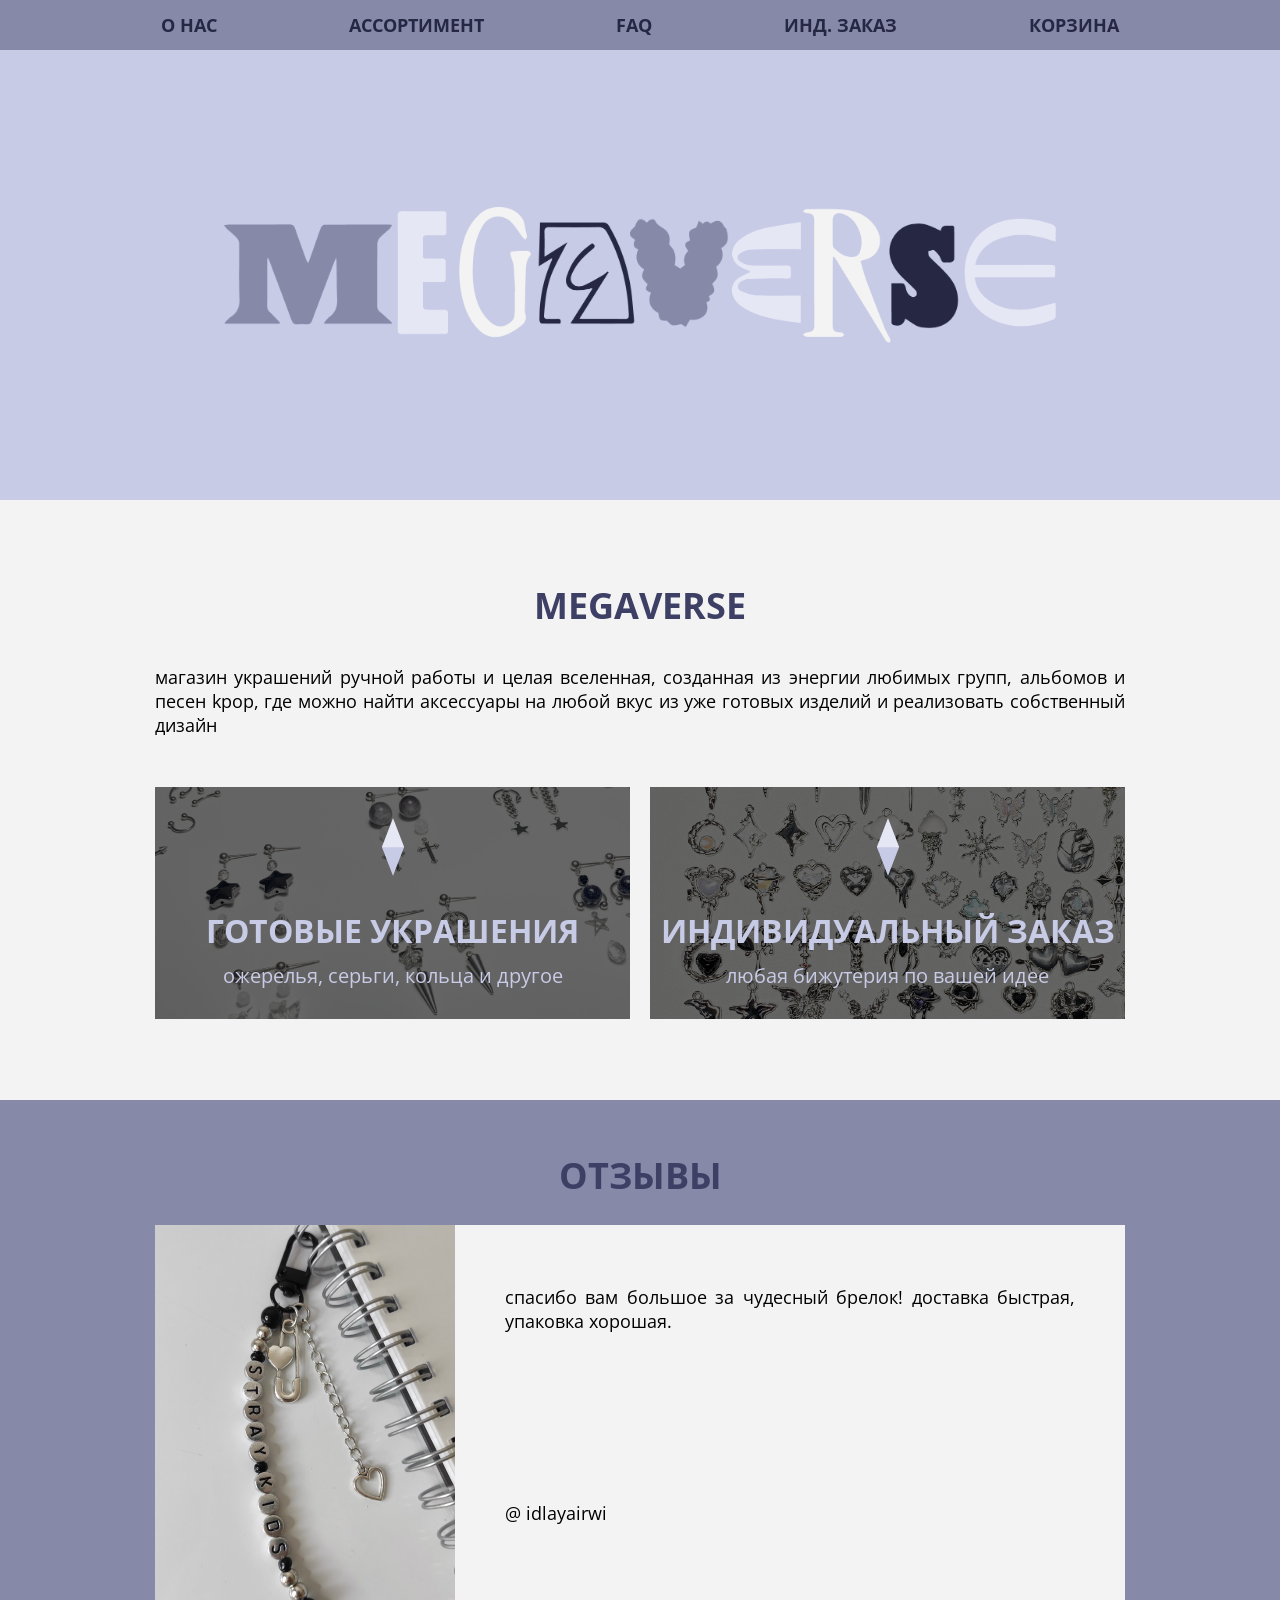
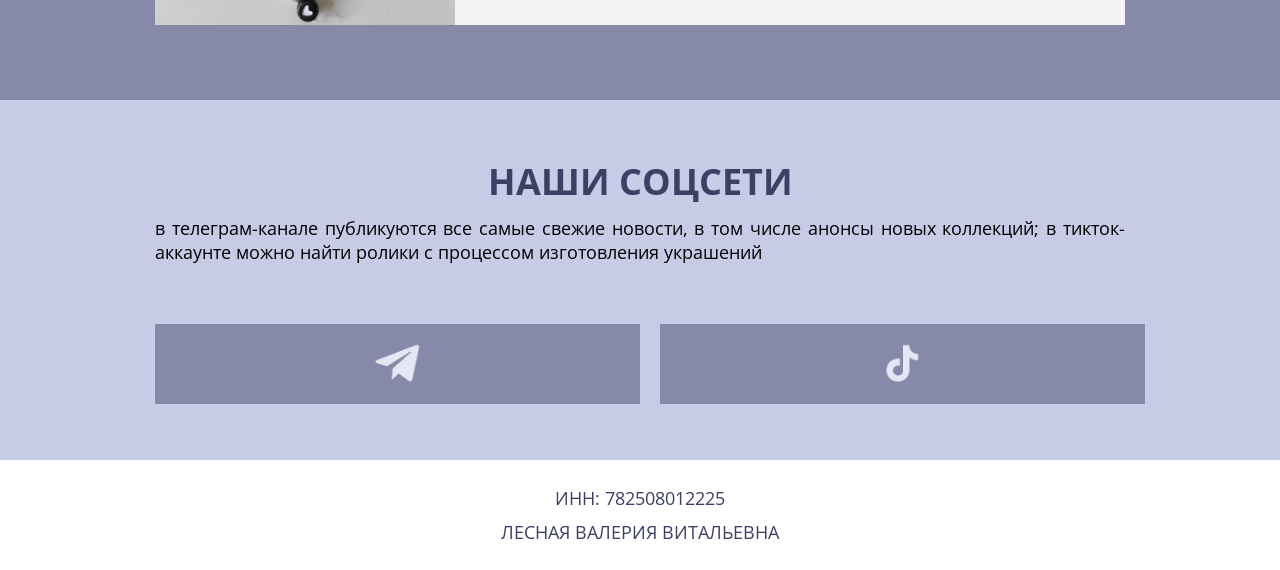
<file: index.html>
<!DOCTYPE html>
<html lang="ru">
<head>
    <meta charset="UTF-8">
    <title>MEGAVERSE shop</title>
    <link rel="stylesheet" href="megaverse_style.css">
</head>
<body>
    <header>
        <nav class="nav">
        <a href="#">О НАС</a>
        <a href="page2.html">АССОРТИМЕНТ</a>
        <a href="page3.html">FAQ</a>
        <a href="#">ИНД. ЗАКАЗ</a>
        <a href="#">КОРЗИНА</a>
      </nav>
    </header>
    <main>
      <div class="flex-container-logo">
      <img src="content/logo.png" alt="MEGAVERSE" width="65%">
      </div>

      <section class="flex-container-section1" style="background-color: #F3F3F3">
      <a>MEGAVERSE</a>
      <p>
      магазин украшений ручной работы и целая вселенная, созданная из энергии любимых групп, альбомов и песен kpop, где можно найти аксессуары на любой вкус из уже готовых изделий и реализовать собственный дизайн 
      </p>
      <div class="socials-row">
      <div class="card">
      <img class="main-img" src="content/1.png" alt="ССЫЛКА АССОРТИМЕНТ">
      <div class="overlay">
        <div class="icon"><img src="content/icon.png" alt="ИКОНКА"></div>
        <div class="title">ГОТОВЫЕ УКРАШЕНИЯ</div>
        <div class="text">ожерелья, серьги, кольца и другое</div>
      </div>
      </div>
      <div class="card">
      <img class ="main-img" src="content/2.png" alt="ССЫЛКА ИНДИВИДУАЛЬНЫЙ ЗАКАЗ">
      <div class="overlay">
        <div class="icon"><img src="content/icon.png" alt="ИКОНКА"></div>
        <div class="title">ИНДИВИДУАЛЬНЫЙ ЗАКАЗ</div>
        <div class="text">любая бижутерия по вашей идее</div>
      </div>
      </div>
      </div>
      </section>

     <section class="flex-container-section1" style="background-color: #8789A9;">
      <a>ОТЗЫВЫ</a>
      <div class="review-card">
      <div class="review-image">
      <img src="content/review.png" id="review-img" alt="ФОТО ОТЗЫВА" />
      </div>
      <div class="review-content"><p id="review-container">спасибо вам большое за чудесный брелок! доставка быстрая, упаковка хорошая.</p>
      <p class="review-user" id="review-user">@ idlayairwi</p>
      </div>
      </div>
    </section>

      <section class="flex-container-section2" style="background-color: #C8CBE6">
      <a>НАШИ СОЦСЕТИ</a>
      <p>
      в телеграм-канале публикуются все самые свежие новости, в том числе анонсы новых коллекций; в тикток-аккаунте можно найти ролики с процессом изготовления украшений
      </p>
      <div class="socials-row">
      <a href="https://web.telegram.org/" class="social-button">
      <img src="content/tg.png" alt="ССЫЛКА ТЕЛЕГРАМ" width="10%"></a>
      <a href="https://www.tiktok.com/" class="social-button">
      <img src="content/tt.png" alt="ССЫЛКА ТИКТОК" width="10%"></a>
      </div>
      </section>

    </main>
    <footer>
        <p>ИНН: 782508012225</p>
        <p>ЛЕСНАЯ ВАЛЕРИЯ ВИТАЛЬЕВНА</p>
    </footer>
<script src="script.js"></script>
</body>
</html>
</file>
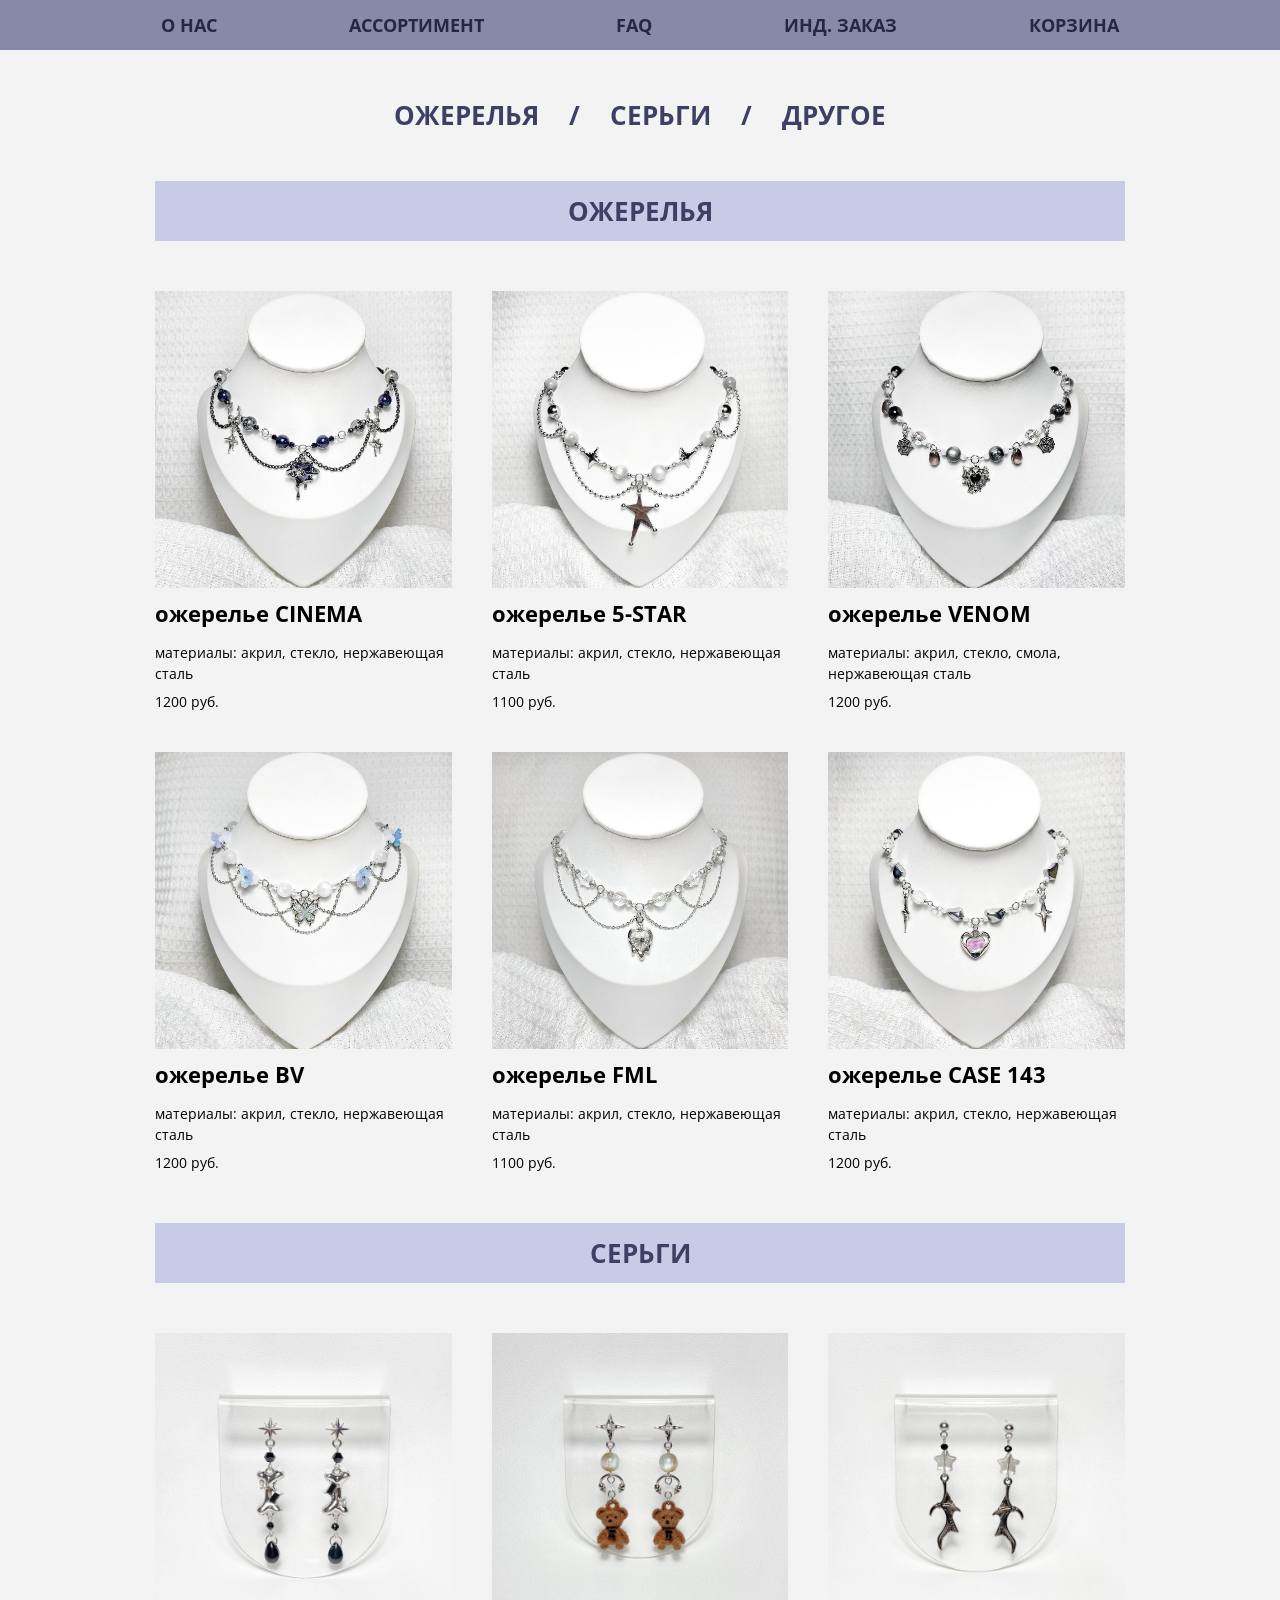
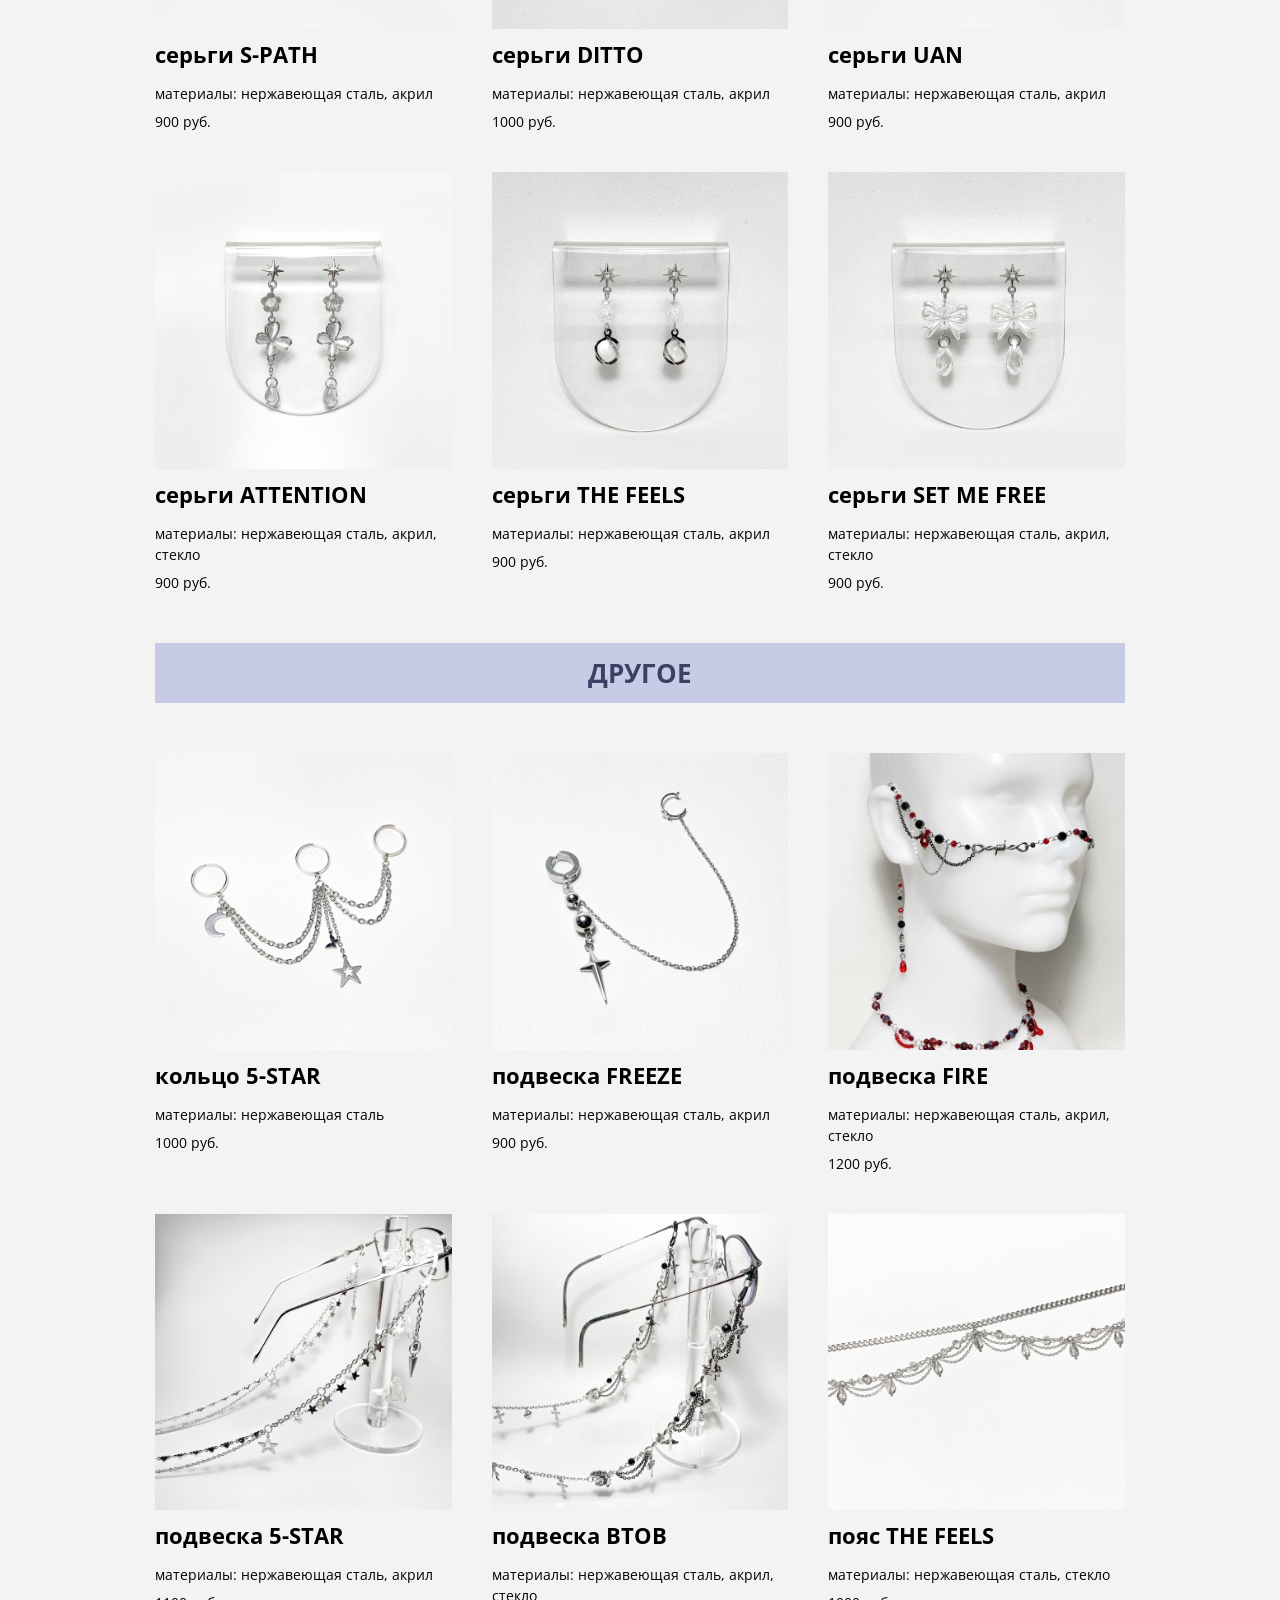
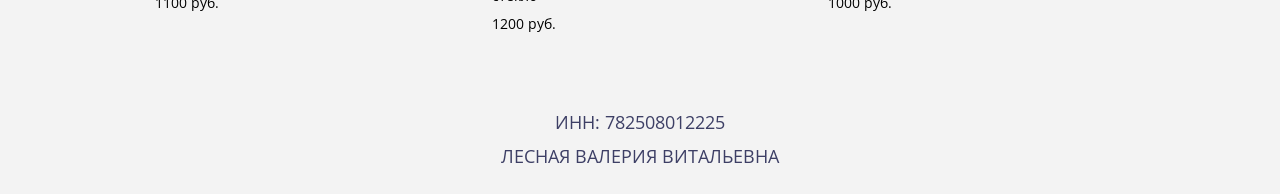
<file: page2.html>
<!DOCTYPE html>
<html lang="ru">
<head>
    <meta charset="UTF-8" />
    <title>АССОРТИМЕНТ</title>
    <link href="megaverse_style2.css" rel="stylesheet" />
</head>
<body>
    <header>
        <nav class="nav">
        <a href="index.html">О НАС</a>
        <a href="#">АССОРТИМЕНТ</a>
        <a href="page3.html">FAQ</a>
        <a href="#">ИНД. ЗАКАЗ</a>
        <a href="#">КОРЗИНА</a>
      </nav>
    </header>

    <main class="content">
    <div class="main-title-row">
        <a class="main-title" href="#cat1">ОЖЕРЕЛЬЯ</a>
        <a class="main-title">/</a>
        <a class="main-title" href="#cat2">СЕРЬГИ</a>
        <a class="main-title">/</a>
        <a class="main-title" href="#cat3">ДРУГОЕ</a>
    </div>

      <section class="category">
        <h2 class="category-title" id="cat1">ОЖЕРЕЛЬЯ</h2>

        <div class="products-grid">
          <article class="card">
            <img src="content/1(2).png" alt="Ожерелье CINEMA" />
            <a>ожерелье CINEMA</a>
            <p>материалы: акрил, стекло, нержавеющая сталь</p>
            <span>1200 руб.</span>
          </article>

          <article class="card">
            <img src="content/2(2).PNG" alt="Ожерелье 5-STAR" />
            <a>ожерелье 5-STAR</a>
            <p>материалы: акрил, стекло, нержавеющая сталь</p>
            <span>1100 руб.</span>
          </article>

          <article class="card">
            <img src="content/3.PNG" alt="Ожерелье VENOM" />
            <a>ожерелье VENOM</a>
            <p>материалы: акрил, стекло, смола, нержавеющая сталь</p>
            <span>1200 руб.</span>
          </article>

          <article class="card">
            <img src="content/4.PNG" alt="Ожерелье BV" />
            <a>ожерелье BV</a>
            <p>материалы: акрил, стекло, нержавеющая сталь</p>
            <span>1200 руб.</span>
          </article>

          <article class="card">
            <img src="content/5.PNG" alt="Ожерелье FML" />
            <a>ожерелье FML</a>
            <p>материалы: акрил, стекло, нержавеющая сталь</p>
            <span>1100 руб.</span>
          </article>

          <article class="card">
            <img src="content/6.PNG" alt="Ожерелье CASE 143" />
            <a>ожерелье CASE 143</a>
            <p>материалы: акрил, стекло, нержавеющая сталь</p>
            <span>1200 руб.</span>
          </article>
        </div>
      </section>

      <section class="category">
        <h2 class="category-title" id="cat2">СЕРЬГИ</h2>

        <div class="products-grid">
          <article class="card">
            <img src="content/10.jpg" alt="Серьги S-PATH" />
            <a>серьги S-PATH</a>
            <p>материалы: нержавеющая сталь, акрил</p>
            <span>900 руб.</span>
          </article>

          <article class="card">
            <img src="content/7.jpg" alt="Серьги DITTO" />
            <a>серьги DITTO</a>
            <p>материалы: нержавеющая сталь, акрил</p>
            <span>1000 руб.</span>
          </article>

          <article class="card">
            <img src="content/8.jpg" alt="Серьги UAN" />
            <a>серьги UAN</a>
            <p>материалы: нержавеющая сталь, акрил</p>
            <span>900 руб.</span>
          </article>

          <article class="card">
            <img src="content/9.jpg" alt="Серьги ATTENTION" />
            <a>серьги ATTENTION</a>
            <p>материалы: нержавеющая сталь, акрил, стекло</p>
            <span>900 руб.</span>
          </article>

          <article class="card">
            <img src="content/13.jpg" alt="Серьги THE FEELS" />
            <a>серьги THE FEELS</a>
            <p>материалы: нержавеющая сталь, акрил</p>
            <span>900 руб.</span>
          </article>

          <article class="card">
            <img src="content/12.jpg" alt="Серьги SET ME FREE" />
            <a>серьги SET ME FREE</a>
            <p>материалы: нержавеющая сталь, акрил, стекло</p>
            <span>900 руб.</span>
          </article>
        </div>
      </section>

      <section class="category">
        <h2 class="category-title" id="cat3">ДРУГОЕ</h2>

        <div class="products-grid">
          <article class="card">
            <img src="content/15.jpg" alt="кольцо 5-STAR" />
            <a>кольцо 5-STAR</a>
            <p>материалы: нержавеющая сталь</p>
            <span>1000 руб.</span>
          </article>

          <article class="card">
            <img src="content/14.jpg" alt="подвеска FREEZE" />
            <a>подвеска FREEZE</a>
            <p>материалы: нержавеющая сталь, акрил</p>
            <span>900 руб.</span>
          </article>

          <article class="card">
            <img src="content/16.jpg" alt="подвеска FIRE" />
            <a>подвеска FIRE</a>
            <p>материалы: нержавеющая сталь, акрил, стекло</p>
            <span>1200 руб.</span>
          </article>

          <article class="card">
            <img src="content/19.jpg" alt="подвеска 5-STAR" />
            <a>подвеска 5-STAR</a>
            <p>материалы: нержавеющая сталь, акрил</p>
            <span>1100 руб.</span>
          </article>

           <article class="card">
            <img src="content/17.jpg" alt="подвеска BTOB" />
            <a>подвеска BTOB</a>
            <p>материалы: нержавеющая сталь, акрил, стекло</p>
            <span>1200 руб.</span>
          </article>

            <article class="card">
            <img src="content/18.jpg" alt="пояс THE FEELS" />
            <a>пояс THE FEELS</a>
            <p>материалы: нержавеющая сталь, стекло</p>
            <span>1000 руб.</span>
          </article>
        </div>
      </section>

    </main>
   <footer>
        <p>ИНН: 782508012225</p>
        <p>ЛЕСНАЯ ВАЛЕРИЯ ВИТАЛЬЕВНА</p>
    </footer>
</body>
</html>
</file>
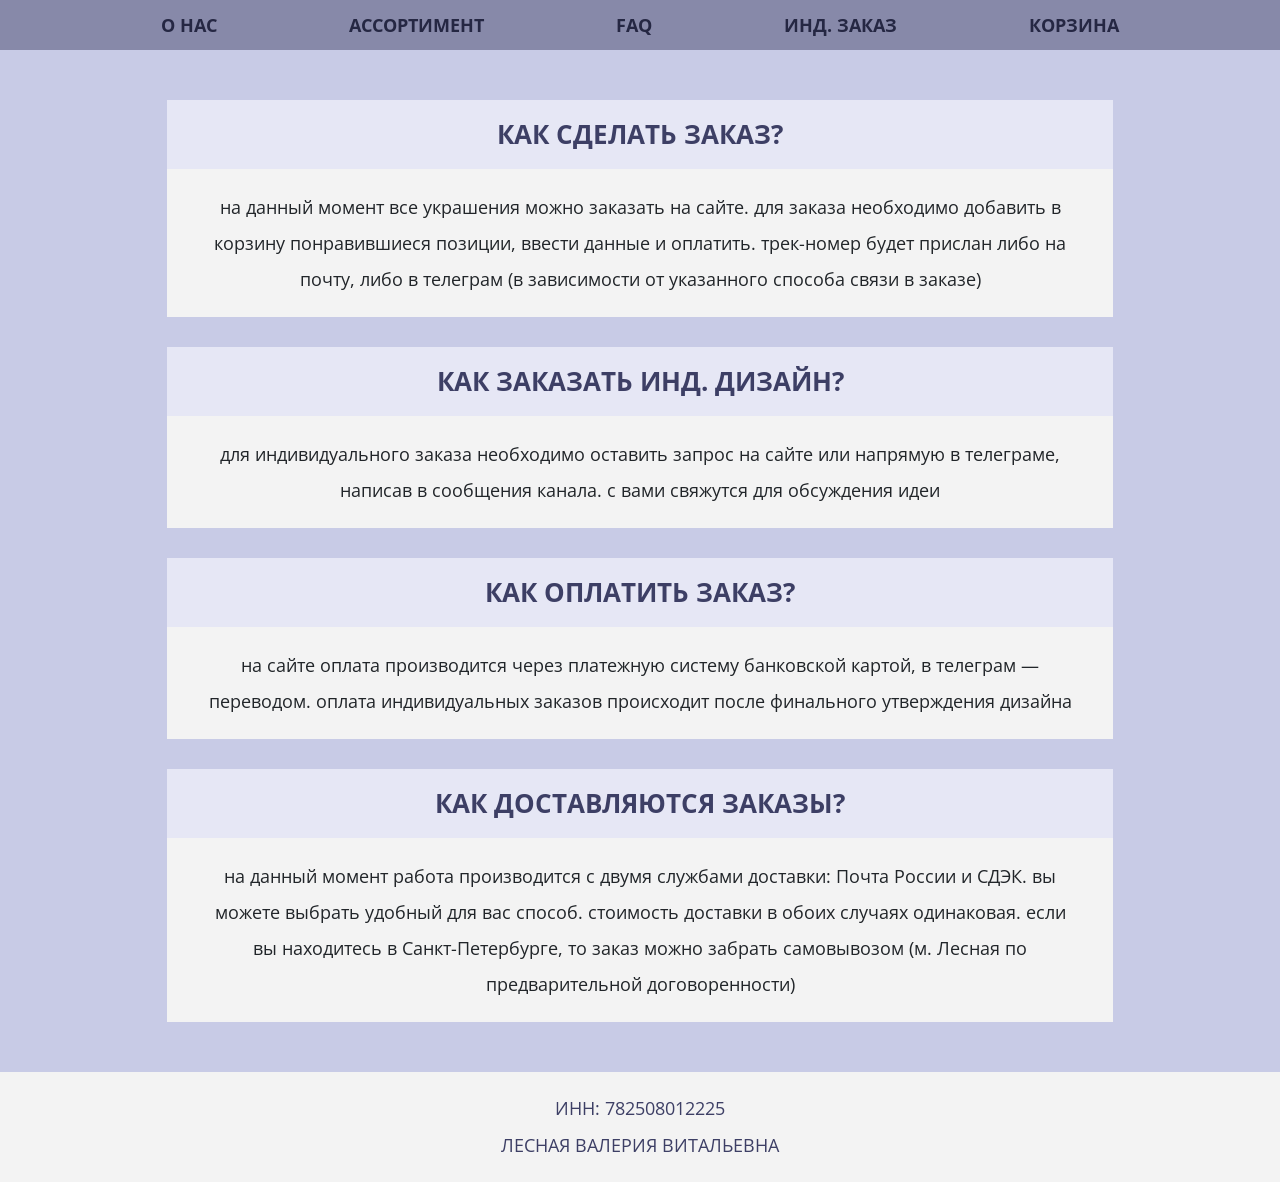
<file: page3.html>
<!DOCTYPE html>
<html lang="ru">
<head>
    <meta charset="UTF-8">
    <title>FAQ</title>
    <link href="https://cdn.jsdelivr.net/npm/bootstrap@5.3.0/dist/css/bootstrap.min.css" rel="stylesheet">
    <link href="megaverse_style3.css" rel="stylesheet" />
</head>
<body>
    <header>
        <nav class="nav">
        <a href="index.html">О НАС</a>
        <a href="page2.html">АССОРТИМЕНТ</a>
        <a href="#">FAQ</a>
        <a href="#">ИНД. ЗАКАЗ</a>
        <a href="#">КОРЗИНА</a>
      </nav>
    </header>
<main>
 <div class="container faq-container">
        <div class="faq-card">
            <div class="faq-header">КАК СДЕЛАТЬ ЗАКАЗ?</div>
            <div class="faq-body">
                на данный момент все украшения можно заказать на сайте. для заказа необходимо добавить в корзину понравившиеся позиции, ввести данные и оплатить. трек-номер будет прислан либо на почту, либо  в телеграм  (в зависимости от указанного способа связи в заказе)
            </div>
 </div>

 <div class="faq-card">
            <div class="faq-header">КАК ЗАКАЗАТЬ ИНД. ДИЗАЙН?</div>
            <div class="faq-body">
                для индивидуального заказа необходимо оставить запрос на сайте или напрямую в телеграме, написав в сообщения канала. с вами свяжутся для обсуждения идеи
            </div>
 </div>

 <div class="faq-card">
            <div class="faq-header">КАК ОПЛАТИТЬ ЗАКАЗ?</div>
            <div class="faq-body">
                на сайте оплата производится через платежную систему банковской картой, в телеграм — переводом. оплата индивидуальных заказов происходит после финального утверждения дизайна
            </div>
 </div>

 <div class="faq-card">
            <div class="faq-header">КАК ДОСТАВЛЯЮТСЯ ЗАКАЗЫ?</div>
            <div class="faq-body">
                на данный момент работа производится с двумя службами доставки: Почта России и СДЭК. вы можете выбрать удобный для вас способ. стоимость доставки в обоих случаях одинаковая. если вы находитесь в Санкт-Петербурге, то заказ можно забрать самовывозом (м. Лесная по предварительной договоренности)
            </div>
 </div>
</main>
<footer>
        <p>ИНН: 782508012225</p>
        <p>ЛЕСНАЯ ВАЛЕРИЯ ВИТАЛЬЕВНА</p>
</footer>
</div>
</body>
</file>
<file: megaverse_style.css>
@import url("https://fonts.googleapis.com/css2?family=Geologica:slnt,wght,CRSV,SHRP@-12..0,100..900,0..1,0..100&family=Open+Sans:ital,wght@0,300..800;1,300..800&display=swap");
body {
font-family: 'Open sans', sans-serif;
margin: 0;
}

.flex-container-logo {
display: flex;
height: auto;
min-height: 450px;
justify-content: center;
align-items: center;
background-color: #C8CBE6;
}

.flex-container-section1 {
display: flex;
box-sizing: border-box;
flex-direction: column;
height: auto;
min-height: 600px;
justify-content: center;
align-items: center;
}

.flex-container-section2 {
display: flex;
box-sizing: border-box;
flex-direction: column;
height: auto;
min-height: 360px;
justify-content: center;
align-items: center;
}

.socials-row {
display: flex;
max-width: 970px;
width: 100%;
gap: 20px;
}

.social-button {
flex: 1 0 50%;         
height: 80px;
background-color: #8789A9;
border: none;
display: flex; 
justify-content: center;
align-items: center;
}

.card {
position: relative;
width: 555px;
height: 231.85px;
gap: 20px;
overflow: hidden;
display: flex;
align-items: stretch;
cursor: pointer;
margin-bottom: 25px;
}

.main-img {
object-fit: cover;
z-index: 1;
}

.overlay {
position: absolute;
z-index: 2;
inset: 0;
display: flex;
flex-direction: column;
align-items: center;
justify-content: center;
color: #C8CBE6;
background: rgba(0, 0, 0, 0.60); 
transition: background 0.3s;
}

.icon {
font-size: 3em;
margin-bottom: 18px;
transition: opacity 0.3s;
}

.title {
font-weight: bold;
font-size: 32px;
text-align: center;
transition: opacity 0.3s;
}

.text {
font-size: 20px;
text-align: center;
margin-top: 10px;
transition: opacity 0.3s;
}

.review-card {
display: flex;
flex-direction: row;
background: #F3F3F3;
overflow: hidden;
max-height: 440px;
max-width: 970px;
margin-bottom: 50px;
}

.review-image {
display: flex;
flex: 0.5;
}

.review-image img {
max-width: 300px;
height: 100%;
object-fit: cover;
display: block;
}

.review-content {
flex: 1;
padding: 50px;
display: flex;
flex-direction: column;
justify-content: space-between;
height: 400
}

.review-content p { 
  color: #000;
}

.review-user p { 
  color: #000;
}

.nav {
display: flex;
height: auto;
min-height: 50px;
background-color: #8789A9;
justify-content: center;
align-items: center;
font-size: 18px;
gap: 132px;
font-weight: bold;
}

footer {
display: flex;
height: auto;
flex-direction: column;
min-height: 110px;
font-size: 18px;
justify-content: center;
align-items: center;
color: #3D3F65;
gap: 10px;
}

footer p {
  margin: 0;
}

.nav a {
  color: #252743;
  text-decoration: none;
}

.nav a:hover {
  color: #E6E7F5;
}

.nav a:active {
  color: #C8CBE6;
}

.flex-container-section2 a {
  font-size: 36px;
  font-weight: bold;
  color: #3D3F65;
  text-align: center;
  margin-top: 50px;
  max-width: 970px;
}

.flex-container-section2 p {
  font-size: 18px;
  color: #000;
  text-align: justify;
  margin-top: 10px;
  margin-bottom: 10px;
  max-width: 970px;
}

.social-button:hover {
  background-color: #E6E7F5;
            
}

.flex-container-section1 a {
  font-size: 36px;
  font-weight: bold;
  color: #3D3F65;
  text-align: center;
  margin-top: 25px;
  margin-bottom: 25px;
  max-width: 970px;
}

.flex-container-section1 p {
  font-size: 18px;
  color: #000;
  text-align: justify;
  margin-top: 10px;
  margin-bottom: 50px;
  max-width: 970px;
}

.card:hover .overlay {
  background: rgba(0, 0, 0, 0.2);
}
.card:hover .title,
.card:hover .text {
  opacity: 0;
  pointer-events: none;
}
.card:hover .icon {
  opacity: 1;
}

.socials-row a {
  margin-bottom: 50px;
}
</file>
<file: megaverse_style2.css>
@import url("https://fonts.googleapis.com/css2?family=Geologica:slnt,wght,CRSV,SHRP@-12..0,100..900,0..1,0..100&family=Open+Sans:ital,wght@0,300..800;1,300..800&display=swap");
body {
font-family: 'Open sans', sans-serif;
margin: 0;
background-color: #F3F3F3;
}

.nav {
display: flex;
height: auto;
min-height: 50px;
background-color: #8789A9;
justify-content: center;
align-items: center;
font-size: 18px;
gap: 132px;
font-weight: bold;
}

footer {
display: flex;
height: auto;
flex-direction: column;
min-height: 110px;
font-size: 18px;
justify-content: center;
align-items: center;
color: #3D3F65;
gap: 10px;
}

footer p {
  margin: 0;
}

.nav a {
  color: #252743;
  text-decoration: none;
}

.nav a:hover {
  color: #E6E7F5;
}

.nav a:active {
  color: #C8CBE6;
}

.content {
  max-width: 970px;
  margin: 0 auto;
}

.main-title-row {
    display: flex;
    justify-content: center;
    align-items: baseline;  
    gap: 30px;            
    margin: 50px;  
    flex-wrap: wrap;       
}

.main-title {
    font-size: 26px;
    font-weight: bold;
    color: #3D3F65;
    margin: 0;              
    line-height: 1.2;      
    white-space: nowrap;    
    text-decoration: none;
}

.category {
  margin-bottom: 50px;
}

.category-title {
  background: #C8CBE6;
  color: #3D3F65;
  text-align: center;
  padding: 12px 0;
  font-size: 26px;
  margin-bottom: 50px;
}

.products-grid {
  display: grid;
  grid-template-columns: repeat(3, 1fr);
  gap: 40px 40px;
}

.card {
  text-align: left;
}

.card img {
  width: 100%;
  aspect-ratio: 1 / 1;
  object-fit: cover;
  display: block;
  margin-bottom: 10px;
  background: #eee;
}

.card a {
  font-size: 22px;
  font-weight: bold;
  margin-bottom: 6px;
  color: #000;
}

.card p {
  font-size: 14px;
  color: #000;
  line-height: 1.5;
  margin-bottom: 6px;
}

.card span {
  font-size: 14px;
  color: #000;
}

max-width: 900px {
  .products-grid {
    grid-template-columns: repeat(2, 1fr);
  }
}
max-width: 600px {
  .topbar {
    flex-direction: column;
    gap: 10px;
}

  .products-grid {
    grid-template-columns: 1fr;
  }

html {
  scroll-behavior: smooth;
}
</file>
<file: megaverse_style3.css>
@import url("https://fonts.googleapis.com/css2?family=Geologica:slnt,wght,CRSV,SHRP@-12..0,100..900,0..1,0..100&family=Open+Sans:ital,wght@0,300..800;1,300..800&display=swap");
body {
font-family: 'Open sans', sans-serif;
margin: 0;
background-color: #C8CBE6;
}

.nav {
display: flex;
height: auto;
min-height: 50px;
background-color: #8789A9;
justify-content: center;
align-items: center;
font-size: 18px;
gap: 132px;
font-weight: bold;
}

footer {
display: flex;
height: auto;
flex-direction: column;
min-height: 110px;
font-size: 18px;
justify-content: center;
align-items: center;
color: #3D3F65;
background-color: #F3F3F3;
gap: 10px;
}

footer p {
  margin: 0;
}

.nav a {
  color: #252743;
  text-decoration: none;
}

.nav a:hover {
  color: #E6E7F5;
}

.nav a:active {
  color: #C8CBE6;
}

:root {
--nav-bg: #E6E7F5; 
--card-header-bg: #E6E7F5;
--text-color: #3D3F65;
}

.faq-container {
max-width: 970px;
margin: 50px auto;
}

.faq-card {
background-color: #F3F3F3;
border: none;
margin-bottom: 30px;
}

.faq-header {
background-color: var(--card-header-bg);
color: var(--text-color);
padding: 15px;
text-align: center;
font-weight: bold;
font-size: 26px;
text-transform: uppercase;
}

.faq-body {
padding: 20px 40px;
text-align: center;
font-size: 18px;
line-height: 2;
}
</file>
